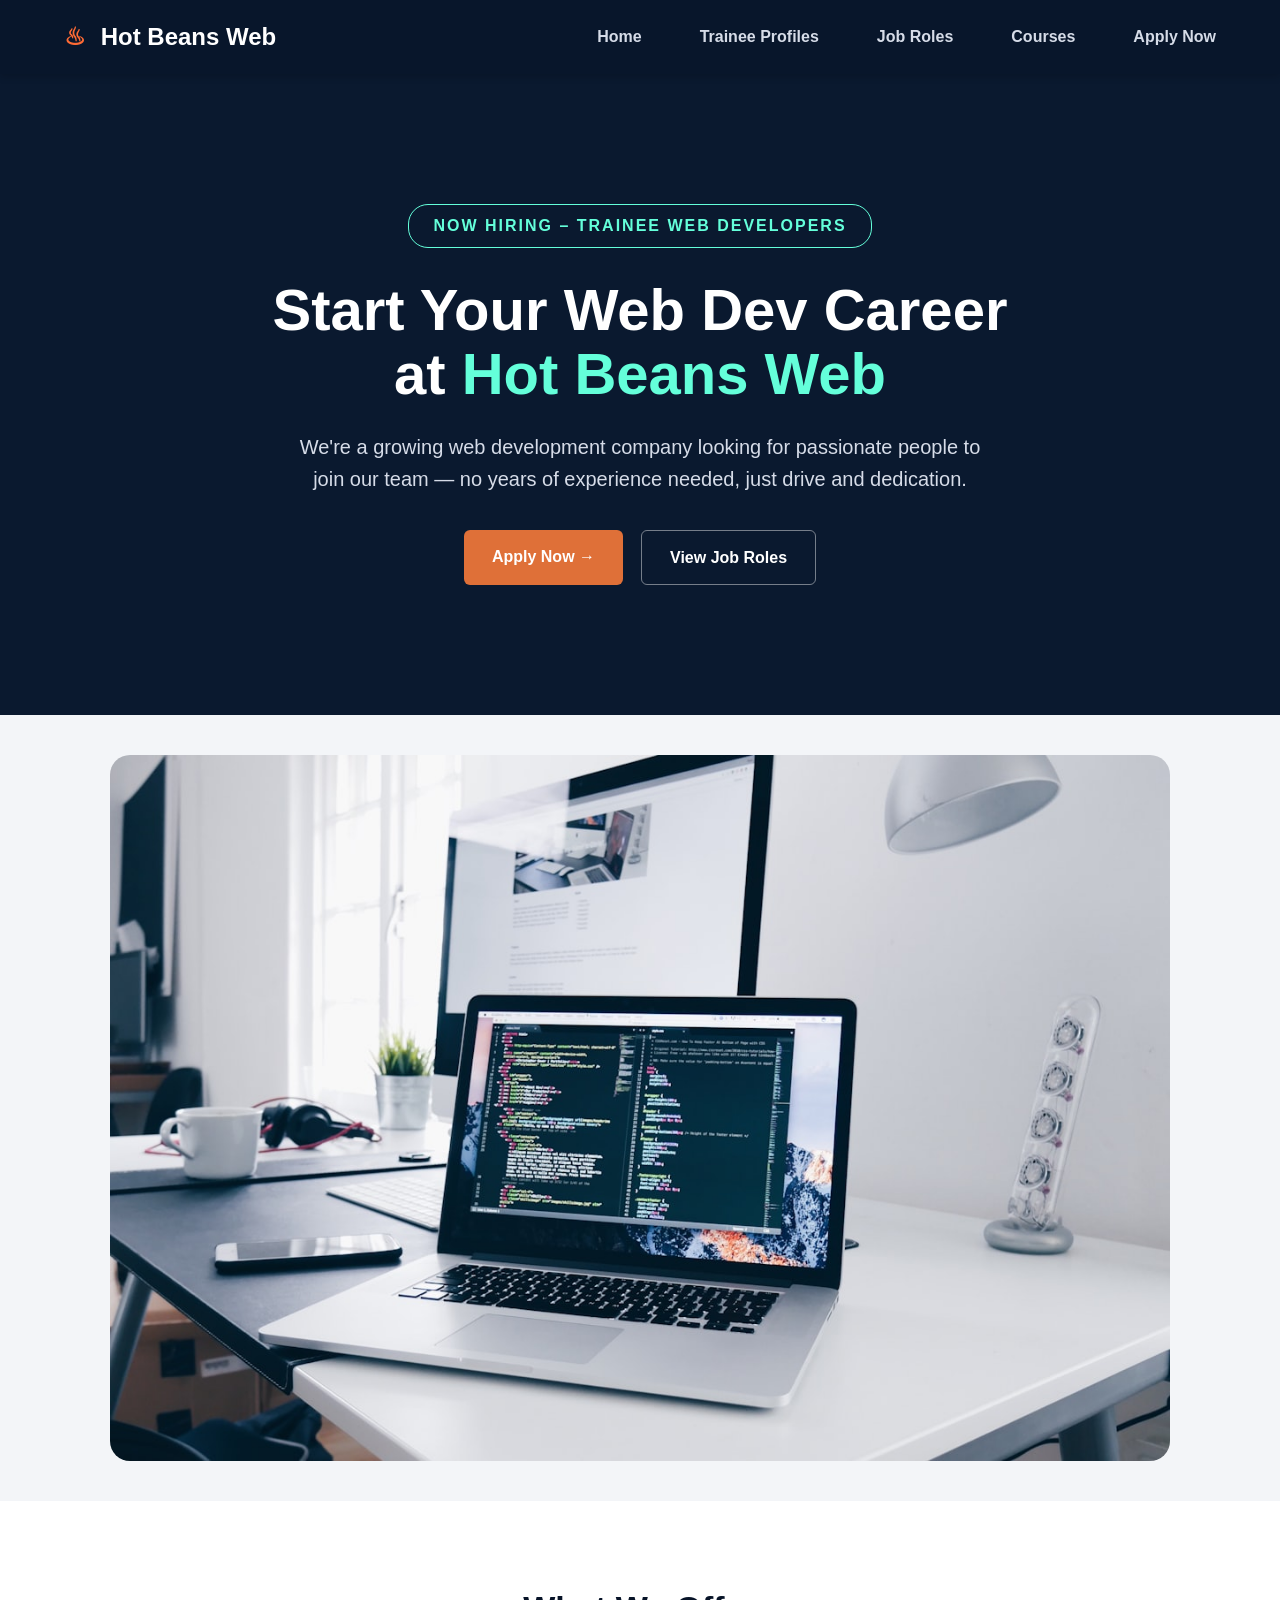
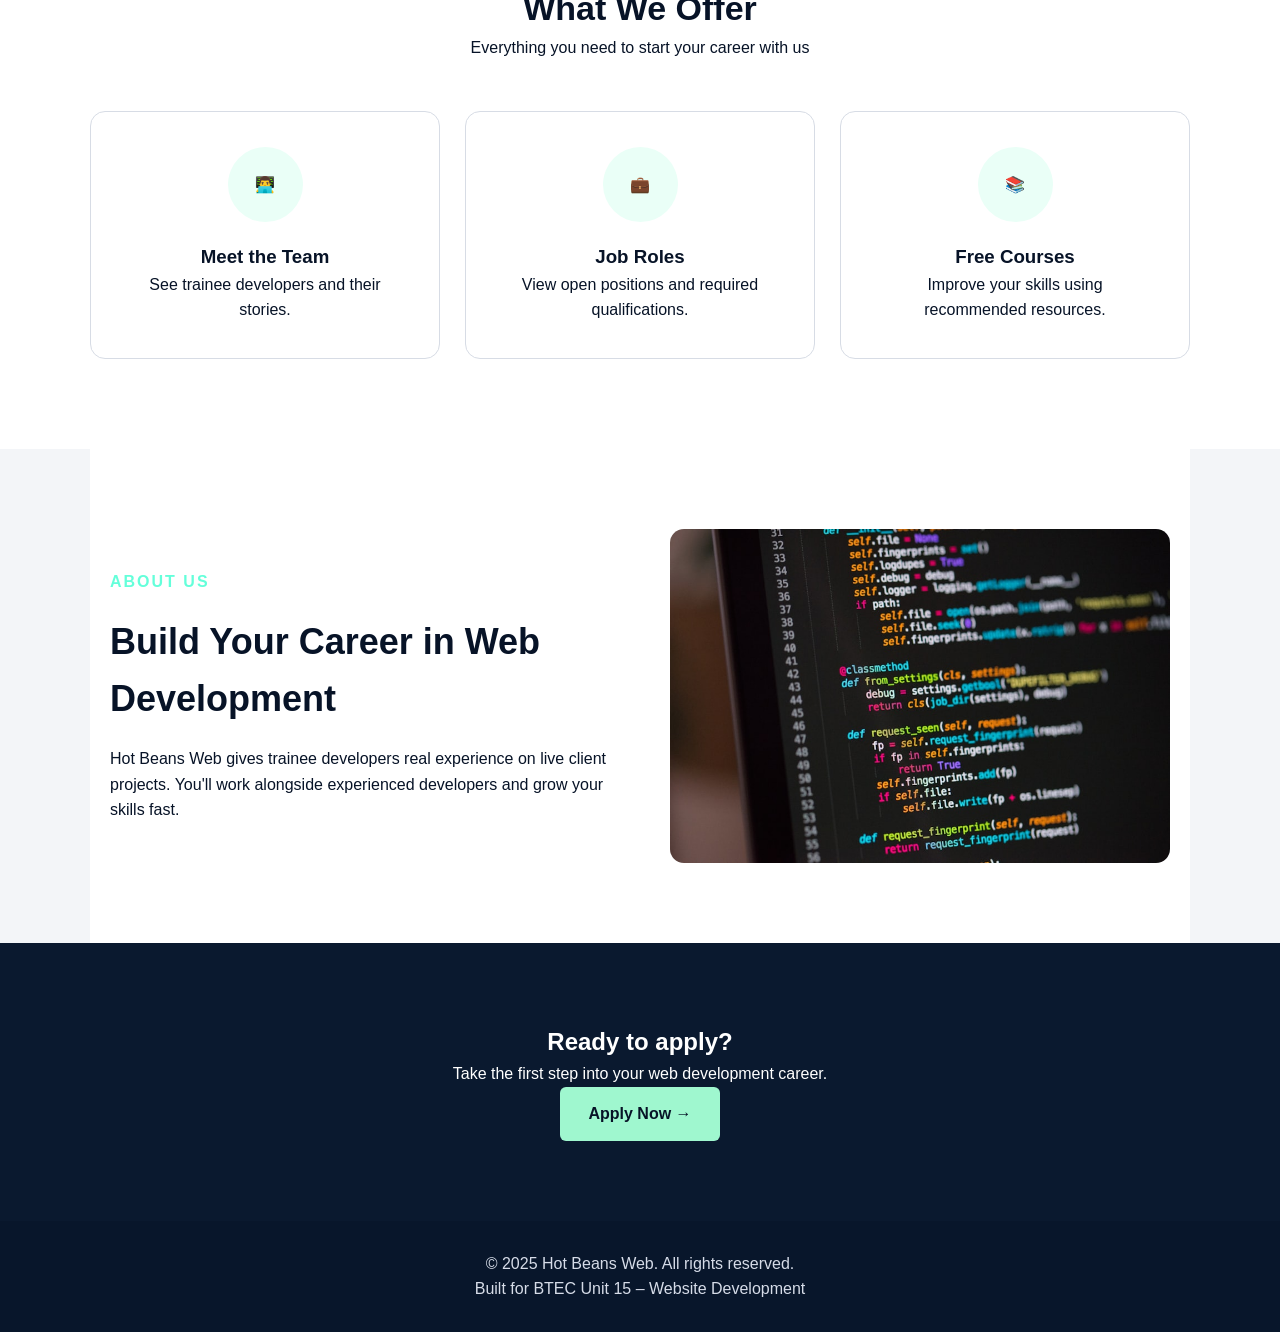
<file: index.html>
<!DOCTYPE html>
<html lang="en">
<head>
    <!-- This part sets up the page so the browser knows how to read it -->
    <meta charset="UTF-8">
    <meta name="viewport" content="width=device-width, initial-scale=1.0">
    <title>Home | Hot Beans Web</title>
    <meta name="description" content="Hot Beans Web careers website for trainee web developers.">
    <link rel="stylesheet" href="style.css">
</head>
<body>
<!-- This is the top part of the website with the logo and menu links -->
<header>
    <nav class="navbar">
        <div class="logo"><span class="logo-icon">♨</span> Hot Beans Web</div>
        <button class="menu-btn" id="menuBtn">☰</button>
        <ul class="nav-links" id="navLinks">
            <li><a href="index.html">Home</a></li>
            <li><a href="profiles.html">Trainee Profiles</a></li>
            <li><a href="jobs.html">Job Roles</a></li>
            <li><a href="courses.html">Courses</a></li>
            <li><a href="apply.html">Apply Now</a></li>
        </ul>
    </nav>
</header>
<main>
<!-- This is the first section people see on the home page -->
<section class="hero">
    <p class="badge">NOW HIRING – TRAINEE WEB DEVELOPERS</p>
    <h1>Start Your Web Dev Career<br>at <span>Hot Beans Web</span></h1>
    <p class="hero-text">We're a growing web development company looking for passionate people to join our team — no years of experience needed, just drive and dedication.</p>
    <div class="hero-buttons">
        <a href="apply.html" class="btn primary">Apply Now →</a>
        <a href="jobs.html" class="btn secondary">View Job Roles</a>
    </div>
</section>

<!-- This image makes the home page look more like a web development company -->
<section class="image-section">
    <img src="assets/developers-working.jpg" alt="Developers working on computers">
</section>

<!-- This section shows the main pages people can visit from the home page -->
<section class="quick-links">
    <h2>What We Offer</h2>
    <p>Everything you need to start your career with us</p>
    <div class="cards">
        <a class="card link-card" href="profiles.html"><div class="icon">👨‍💻</div><h3>Meet the Team</h3><p>See trainee developers and their stories.</p></a>
        <a class="card link-card" href="jobs.html"><div class="icon">💼</div><h3>Job Roles</h3><p>View open positions and required qualifications.</p></a>
        <a class="card link-card" href="courses.html"><div class="icon">📚</div><h3>Free Courses</h3><p>Improve your skills using recommended resources.</p></a>
    </div>
</section>

<!-- This part explains a bit about Hot Beans Web and what trainees will do -->
<section class="split-section">
    <div class="text-box">
        <p class="small-title">ABOUT US</p>
        <h2>Build Your Career in Web Development</h2>
        <p>Hot Beans Web gives trainee developers real experience on live client projects. You'll work alongside experienced developers and grow your skills fast.</p>
    </div>
    <img src="assets/code-screen.jpg" alt="Code on a computer screen">
</section>

<!-- This last home page section tells people to go and apply -->
<section class="apply-cta">
    <h2>Ready to apply?</h2>
    <p>Take the first step into your web development career.</p>
    <a href="apply.html" class="btn mint">Apply Now →</a>
</section>
</main>
<!-- This is the bottom part of the page with copyright and course info -->
<footer>
    <p>© 2025 Hot Beans Web. All rights reserved.</p>
    <p>Built for BTEC Unit 15 – Website Development</p>
</footer>
<!-- This connects the JavaScript file for the menu button -->
<script src="script.js"></script>
</body>
</html>
</file>
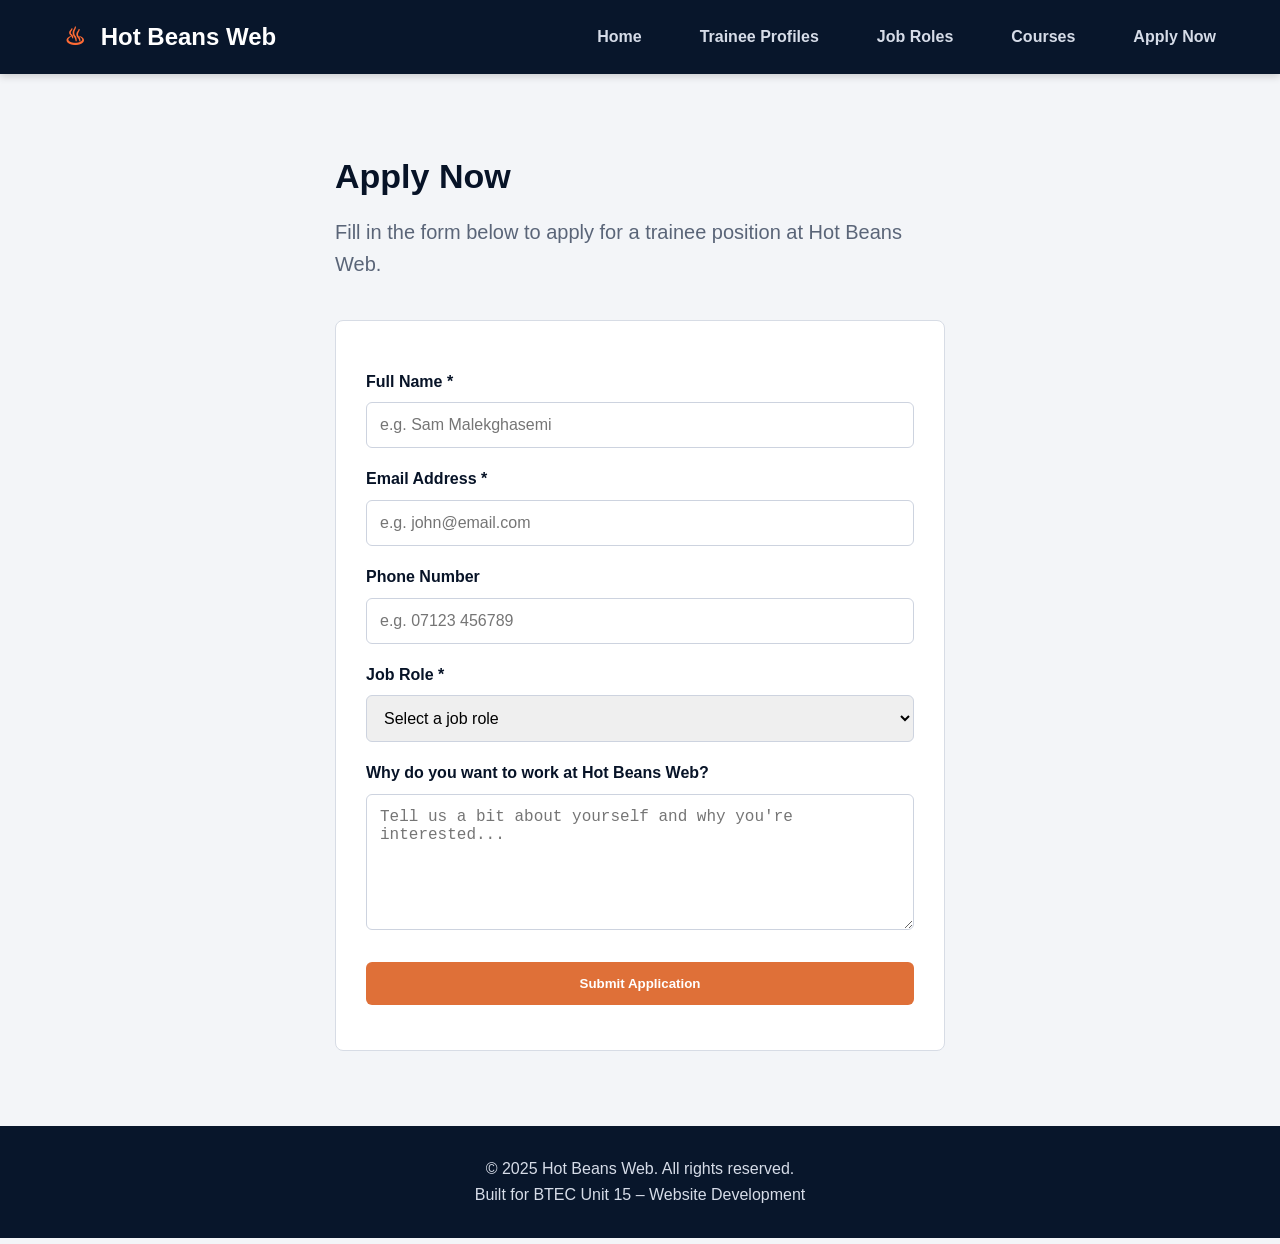
<file: apply.html>
<!DOCTYPE html>
<html lang="en">
<head>
    <!-- This part sets up the page so the browser knows how to read it -->
    <meta charset="UTF-8">
    <meta name="viewport" content="width=device-width, initial-scale=1.0">
    <title>Apply Now | Hot Beans Web</title>
    <meta name="description" content="Hot Beans Web careers website for trainee web developers.">
    <link rel="stylesheet" href="style.css">
</head>
<body>
<!-- This is the top part of the website with the logo and menu links -->
<header>
    <nav class="navbar">
        <div class="logo"><span class="logo-icon">♨</span> Hot Beans Web</div>
        <button class="menu-btn" id="menuBtn">☰</button>
        <ul class="nav-links" id="navLinks">
            <li><a href="index.html">Home</a></li>
            <li><a href="profiles.html">Trainee Profiles</a></li>
            <li><a href="jobs.html">Job Roles</a></li>
            <li><a href="courses.html">Courses</a></li>
            <li><a href="apply.html">Apply Now</a></li>
        </ul>
    </nav>
</header>
<main>
<!-- This section is the apply page where people can fill in the job form -->
<section class="page-section form-section">
    <h1>Apply Now</h1>
    <p class="lead">Fill in the form below to apply for a trainee position at Hot Beans Web.</p>

    <form id="applicationForm" class="application-form">
        <!-- These boxes ask the person for their name, email and phone number -->
        <label for="name">Full Name *</label>
        <input type="text" id="name" placeholder="e.g. Sam Malekghasemi">

        <label for="email">Email Address *</label>
        <input type="email" id="email" placeholder="e.g. john@email.com">

        <label for="phone">Phone Number</label>
        <input type="tel" id="phone" placeholder="e.g. 07123 456789">

        <!-- This lets the person pick which job role they want to apply for -->
        <label for="role">Job Role *</label>
        <select id="role">
            <option value="">Select a job role</option>
            <option value="front-end">Trainee Front-End Developer</option>
            <option value="full-stack">Trainee Full-Stack Developer</option>
            <option value="ux-ui">Trainee UX/UI Developer</option>
        </select>

        <!-- This text box lets the person write why they want the job -->
        <label for="message">Why do you want to work at Hot Beans Web?</label>
        <textarea id="message" rows="6" placeholder="Tell us a bit about yourself and why you're interested..."></textarea>

        <!-- This button sends the form when the person has finished it -->
        <button type="submit" class="btn primary submit-btn">Submit Application</button>
        <p id="formMessage"></p>
    </form>
</section>
</main>
<!-- This is the bottom part of the page with copyright and course info -->
<footer>
    <p>© 2025 Hot Beans Web. All rights reserved.</p>
    <p>Built for BTEC Unit 15 – Website Development</p>
</footer>
<!-- This connects the JavaScript file for the menu and form message -->
<script src="script.js"></script>
</body>
</html>
</file>
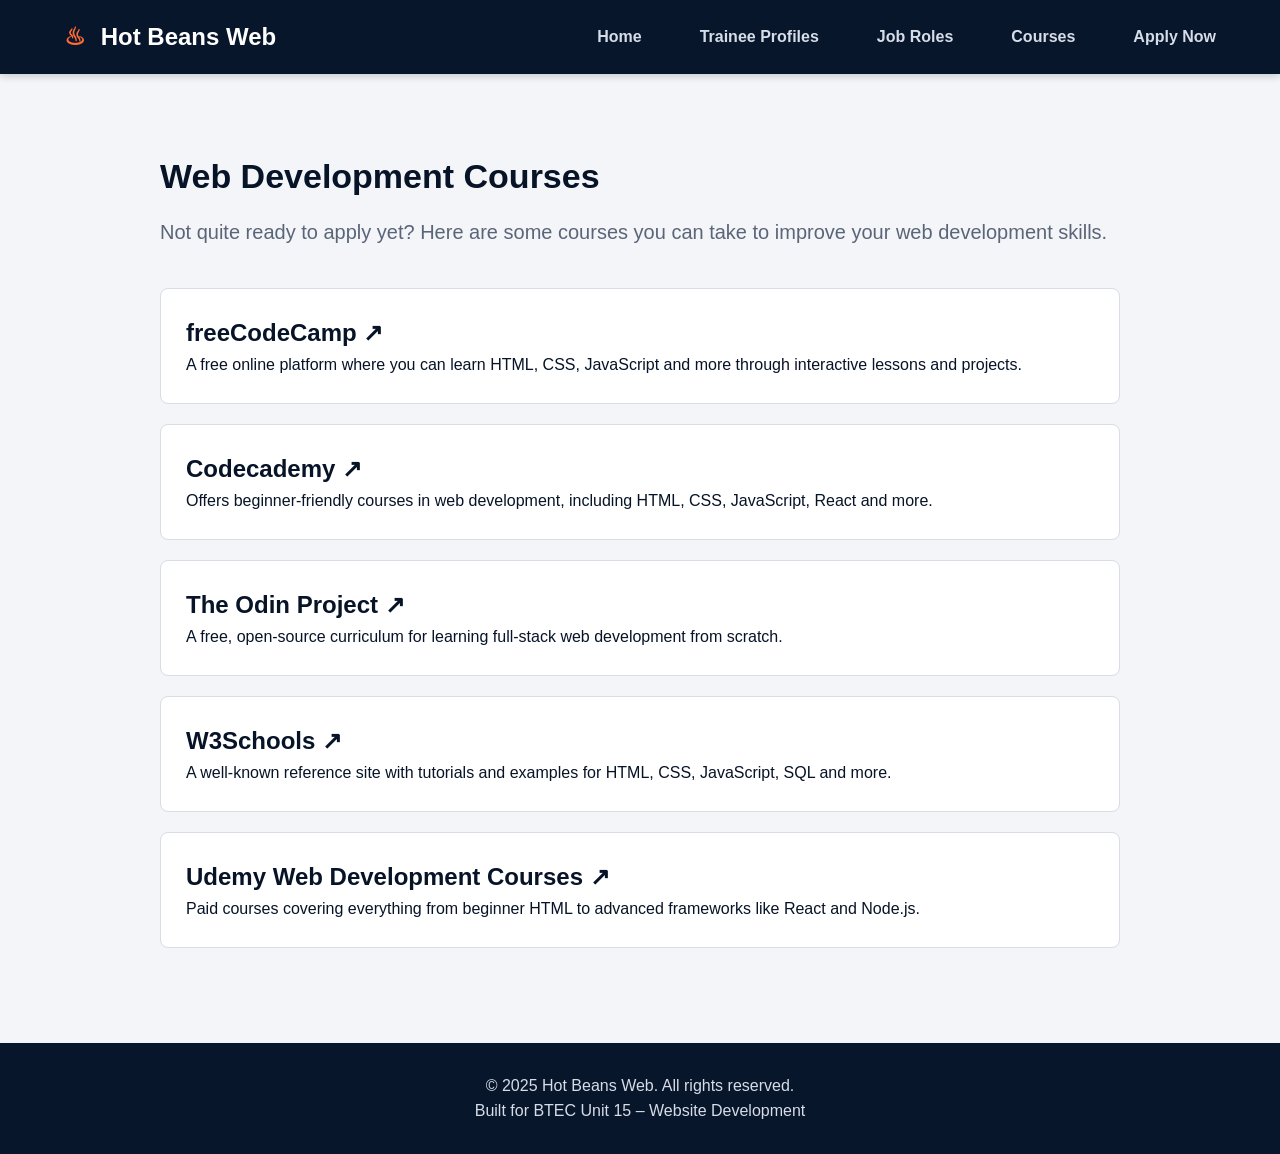
<file: courses.html>
<!doctype html>
<html lang="en">
  <head>
    <!-- This part sets up the page so the browser knows how to read it -->
    <meta charset="UTF-8" />
    <meta name="viewport" content="width=device-width, initial-scale=1.0" />
    <title>Courses | Hot Beans Web</title>
    <meta
      name="description"
      content="Hot Beans Web careers website for trainee web developers."
    />
    <link rel="stylesheet" href="style.css" />
  </head>
  <body>
    <!-- This is the top part of the website with the logo and menu links -->
    <header>
      <nav class="navbar">
        <div class="logo"><span class="logo-icon">♨</span> Hot Beans Web</div>
        <button class="menu-btn" id="menuBtn">☰</button>
        <ul class="nav-links" id="navLinks">
          <li><a href="index.html">Home</a></li>
          <li><a href="profiles.html">Trainee Profiles</a></li>
          <li><a href="jobs.html">Job Roles</a></li>
          <li><a href="courses.html">Courses</a></li>
          <li><a href="apply.html">Apply Now</a></li>
        </ul>
      </nav>
    </header>
    <main>
      <!-- This section shows useful courses for people who want to learn web development -->
      <section class="page-section">
        <h1>Web Development Courses</h1>
        <p class="lead">
          Not quite ready to apply yet? Here are some courses you can take to
          improve your web development skills.
        </p>

        <!-- These links take the user to different websites where they can learn coding -->
        <a
          class="course-link"
          href="https://www.freecodecamp.org/"
          target="_blank"
          ><h2>freeCodeCamp ↗</h2>
          <p>
            A free online platform where you can learn HTML, CSS, JavaScript and
            more through interactive lessons and projects.
          </p></a
        >
        <a
          class="course-link"
          href="https://www.codecademy.com/"
          target="_blank"
          ><h2>Codecademy ↗</h2>
          <p>
            Offers beginner-friendly courses in web development, including HTML,
            CSS, JavaScript, React and more.
          </p></a
        >
        <a
          class="course-link"
          href="https://www.theodinproject.com/"
          target="_blank"
          ><h2>The Odin Project ↗</h2>
          <p>
            A free, open-source curriculum for learning full-stack web
            development from scratch.
          </p></a
        >
        <a class="course-link" href="https://www.w3schools.com/" target="_blank"
          ><h2>W3Schools ↗</h2>
          <p>
            A well-known reference site with tutorials and examples for HTML,
            CSS, JavaScript, SQL and more.
          </p></a
        >
        <a class="course-link" href="https://www.udemy.com/" target="_blank"
          ><h2>Udemy Web Development Courses ↗</h2>
          <p>
            Paid courses covering everything from beginner HTML to advanced
            frameworks like React and Node.js.
          </p></a
        >
      </section>
    </main>
    <!-- This is the bottom part of the page with copyright and course info -->
    <footer>
      <p>© 2025 Hot Beans Web. All rights reserved.</p>
      <p>Built for BTEC Unit 15 – Website Development</p>
    </footer>
    <!-- This connects the JavaScript file for the menu button -->
    <script src="script.js"></script>
  </body>
</html>
</file>
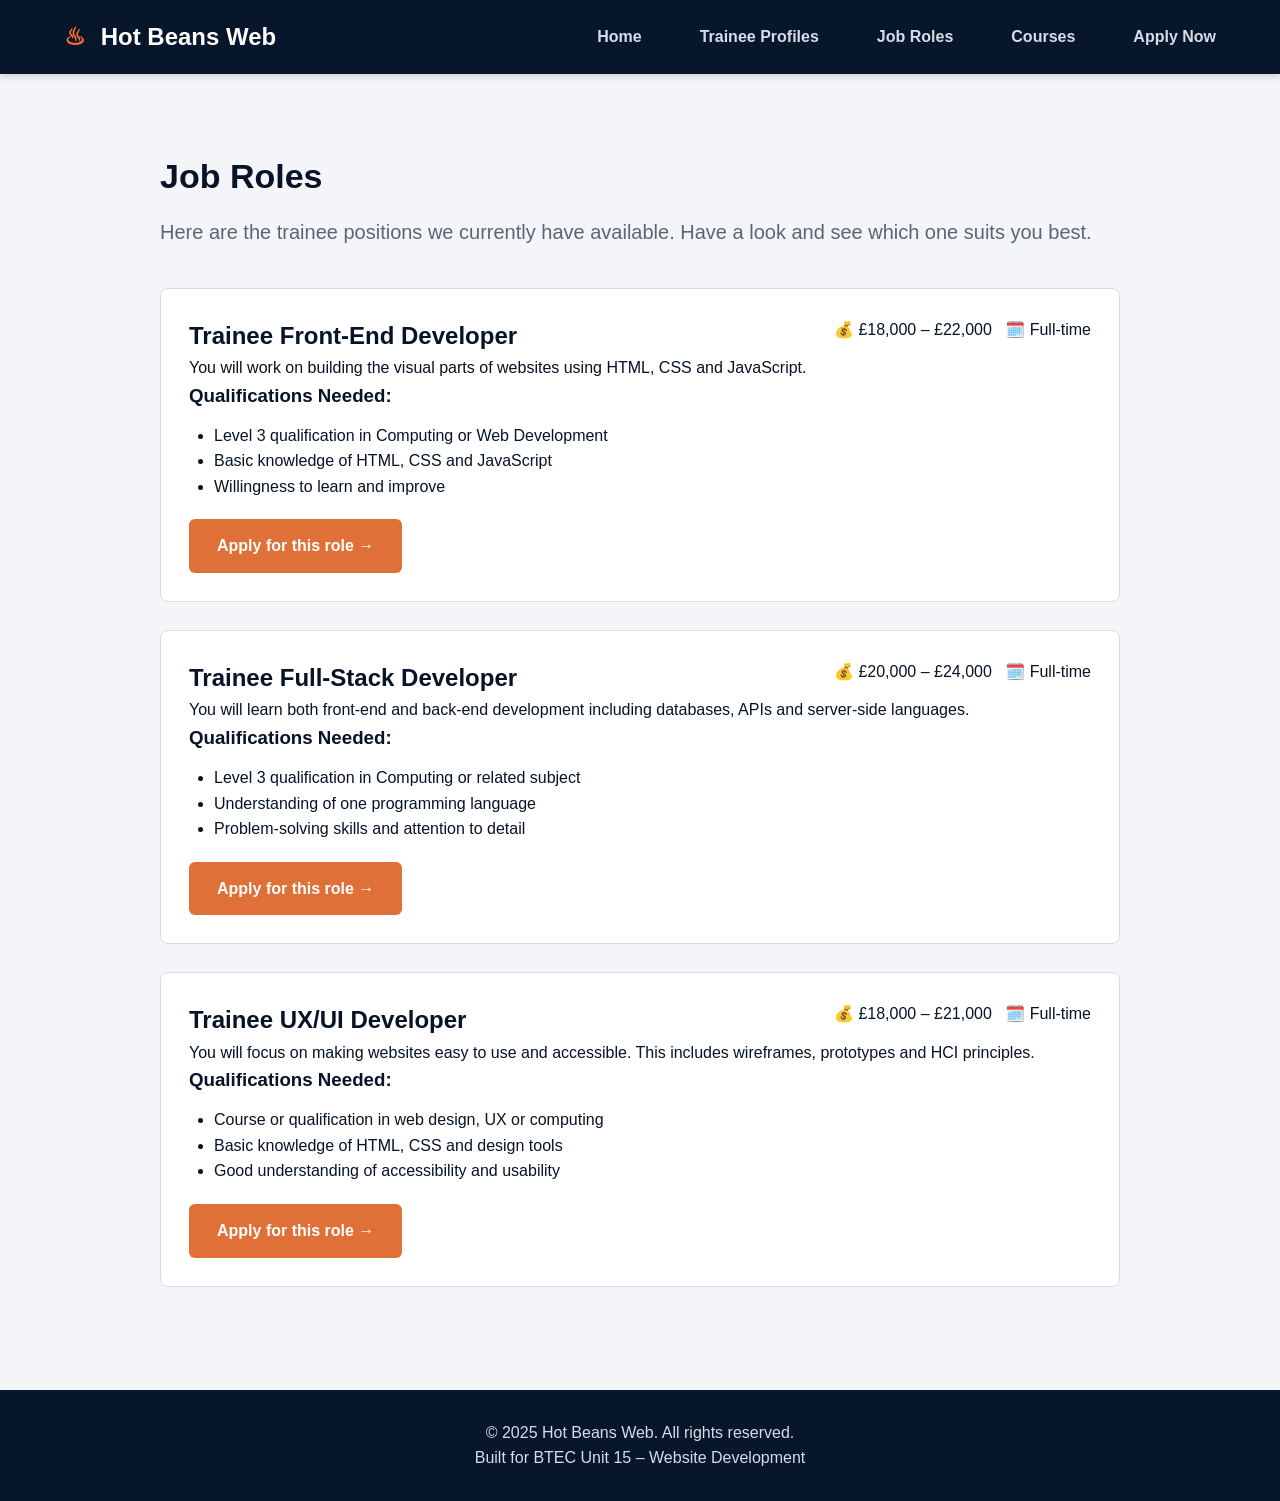
<file: jobs.html>
<!DOCTYPE html>
<html lang="en">
<head>
    <!-- This part sets up the page so the browser knows how to read it -->
    <meta charset="UTF-8">
    <meta name="viewport" content="width=device-width, initial-scale=1.0">
    <title>Job Roles | Hot Beans Web</title>
    <meta name="description" content="Hot Beans Web careers website for trainee web developers.">
    <link rel="stylesheet" href="style.css">
</head>
<body>
<!-- This is the top part of the website with the logo and menu links -->
<header>
    <nav class="navbar">
        <div class="logo"><span class="logo-icon">♨</span> Hot Beans Web</div>
        <button class="menu-btn" id="menuBtn">☰</button>
        <ul class="nav-links" id="navLinks">
            <li><a href="index.html">Home</a></li>
            <li><a href="profiles.html">Trainee Profiles</a></li>
            <li><a href="jobs.html">Job Roles</a></li>
            <li><a href="courses.html">Courses</a></li>
            <li><a href="apply.html">Apply Now</a></li>
        </ul>
    </nav>
</header>
<main>
<!-- This section shows the trainee jobs that people can apply for -->
<section class="page-section">
    <h1>Job Roles</h1>
    <p class="lead">Here are the trainee positions we currently have available. Have a look and see which one suits you best.</p>

    <!-- This card shows the front-end developer job, pay, skills needed and apply button -->
    <article class="job-card">
        <div class="job-top"><h2>Trainee Front-End Developer</h2><p>💰 £18,000 – £22,000 &nbsp; 🗓️ Full-time</p></div>
        <p>You will work on building the visual parts of websites using HTML, CSS and JavaScript.</p>
        <h3>Qualifications Needed:</h3>
        <ul>
            <li>Level 3 qualification in Computing or Web Development</li>
            <li>Basic knowledge of HTML, CSS and JavaScript</li>
            <li>Willingness to learn and improve</li>
        </ul>
        <a href="apply.html" class="btn primary">Apply for this role →</a>
    </article>

    <!-- This card shows the full-stack developer job, pay, skills needed and apply button -->
    <article class="job-card">
        <div class="job-top"><h2>Trainee Full-Stack Developer</h2><p>💰 £20,000 – £24,000 &nbsp; 🗓️ Full-time</p></div>
        <p>You will learn both front-end and back-end development including databases, APIs and server-side languages.</p>
        <h3>Qualifications Needed:</h3>
        <ul>
            <li>Level 3 qualification in Computing or related subject</li>
            <li>Understanding of one programming language</li>
            <li>Problem-solving skills and attention to detail</li>
        </ul>
        <a href="apply.html" class="btn primary">Apply for this role →</a>
    </article>

    <!-- This card shows the UX and UI developer job, pay, skills needed and apply button -->
    <article class="job-card">
        <div class="job-top"><h2>Trainee UX/UI Developer</h2><p>💰 £18,000 – £21,000 &nbsp; 🗓️ Full-time</p></div>
        <p>You will focus on making websites easy to use and accessible. This includes wireframes, prototypes and HCI principles.</p>
        <h3>Qualifications Needed:</h3>
        <ul>
            <li>Course or qualification in web design, UX or computing</li>
            <li>Basic knowledge of HTML, CSS and design tools</li>
            <li>Good understanding of accessibility and usability</li>
        </ul>
        <a href="apply.html" class="btn primary">Apply for this role →</a>
    </article>
</section>
</main>
<!-- This is the bottom part of the page with copyright and course info -->
<footer>
    <p>© 2025 Hot Beans Web. All rights reserved.</p>
    <p>Built for BTEC Unit 15 – Website Development</p>
</footer>
<!-- This connects the JavaScript file for the menu button -->
<script src="script.js"></script>
</body>
</html>
</file>
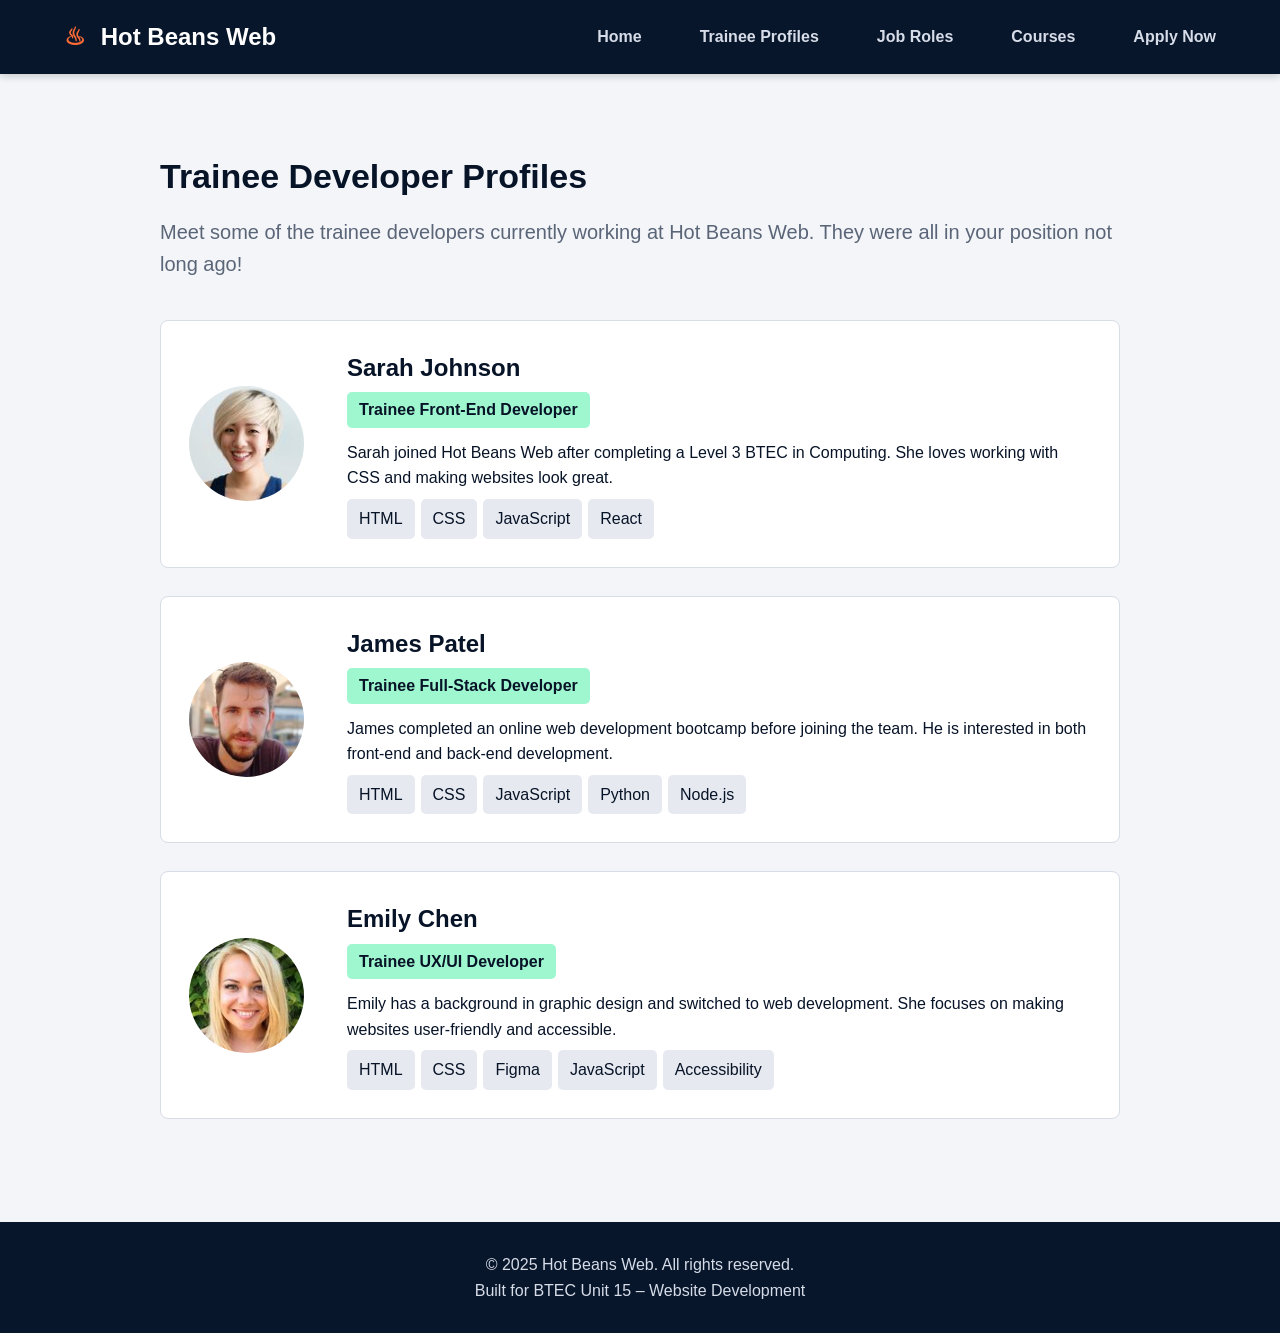
<file: profiles.html>
<!DOCTYPE html>
<html lang="en">
<head>
    <!-- This part sets up the page so the browser knows how to read it -->
    <meta charset="UTF-8">
    <meta name="viewport" content="width=device-width, initial-scale=1.0">
    <title>Trainee Profiles | Hot Beans Web</title>
    <meta name="description" content="Hot Beans Web careers website for trainee web developers.">
    <link rel="stylesheet" href="style.css">
</head>
<body>
<!-- This is the top part of the website with the logo and menu links -->
<header>
    <nav class="navbar">
        <div class="logo"><span class="logo-icon">♨</span> Hot Beans Web</div>
        <button class="menu-btn" id="menuBtn">☰</button>
        <ul class="nav-links" id="navLinks">
            <li><a href="index.html">Home</a></li>
            <li><a href="profiles.html">Trainee Profiles</a></li>
            <li><a href="jobs.html">Job Roles</a></li>
            <li><a href="courses.html">Courses</a></li>
            <li><a href="apply.html">Apply Now</a></li>
        </ul>
    </nav>
</header>
<main>
<!-- This section shows trainee developers who already work at Hot Beans Web -->
<section class="page-section">
    <h1>Trainee Developer Profiles</h1>
    <p class="lead">Meet some of the trainee developers currently working at Hot Beans Web. They were all in your position not long ago!</p>

    <!-- This profile shows Sarah and what skills she is learning -->
    <article class="profile-row">
        <img src="assets/sarah-johnson.jpg" alt="Sarah Johnson profile photo">
        <div>
            <h2>Sarah Johnson</h2>
            <span class="tag-main">Trainee Front-End Developer</span>
            <p>Sarah joined Hot Beans Web after completing a Level 3 BTEC in Computing. She loves working with CSS and making websites look great.</p>
            <div class="tags"><span>HTML</span><span>CSS</span><span>JavaScript</span><span>React</span></div>
        </div>
    </article>

    <!-- This profile shows James and what skills he is learning -->
    <article class="profile-row">
        <img src="assets/james-patel.jpg" alt="James Patel profile photo">
        <div>
            <h2>James Patel</h2>
            <span class="tag-main">Trainee Full-Stack Developer</span>
            <p>James completed an online web development bootcamp before joining the team. He is interested in both front-end and back-end development.</p>
            <div class="tags"><span>HTML</span><span>CSS</span><span>JavaScript</span><span>Python</span><span>Node.js</span></div>
        </div>
    </article>

    <!-- This profile shows Emily and what skills she is learning -->
    <article class="profile-row">
        <img src="assets/emily-chen.jpg" alt="Emily Chen profile photo">
        <div>
            <h2>Emily Chen</h2>
            <span class="tag-main">Trainee UX/UI Developer</span>
            <p>Emily has a background in graphic design and switched to web development. She focuses on making websites user-friendly and accessible.</p>
            <div class="tags"><span>HTML</span><span>CSS</span><span>Figma</span><span>JavaScript</span><span>Accessibility</span></div>
        </div>
    </article>
</section>
</main>
<!-- This is the bottom part of the page with copyright and course info -->
<footer>
    <p>© 2025 Hot Beans Web. All rights reserved.</p>
    <p>Built for BTEC Unit 15 – Website Development</p>
</footer>
<!-- This connects the JavaScript file for the menu button -->
<script src="script.js"></script>
</body>
</html>
</file>
<file: style.css>
/* Hot Beans Web CSS
   Student comment: This CSS is for the whole website and keeps all pages consistent.
*/

* { margin: 0; padding: 0; box-sizing: border-box; }

body {
    font-family: Arial, Helvetica, sans-serif;
    background: #f3f5f8;
    color: #071327;
    line-height: 1.6;
}

/* Header and navigation */
header {
    background: #08162b;
    position: sticky;
    top: 0;
    z-index: 1000;
    box-shadow: 0 2px 8px #00000030;
}

.navbar {
    max-width: 1200px;
    margin: auto;
    padding: 18px 24px;
    display: flex;
    justify-content: space-between;
    align-items: center;
}

.logo { color: white; font-size: 24px; font-weight: bold; }
.logo-icon { color: #FF6B35; margin-right: 8px; }

.nav-links { list-style: none; display: flex; gap: 58px; }
.nav-links a { color: #d6dce8; text-decoration: none; font-weight: bold; }
.nav-links a:hover { color: #64FFDA; text-decoration: underline; }

.menu-btn {
    display: none;
    background: none;
    border: none;
    color: white;
    font-size: 28px;
}

/* Home page hero */
.hero {
    background: #0A192F;
    color: white;
    text-align: center;
    padding: 130px 20px;
}

.badge {
    display: inline-block;
    border: 1px solid #64FFDA;
    color: #64FFDA;
    border-radius: 20px;
    padding: 8px 24px;
    font-weight: bold;
    letter-spacing: 2px;
    margin-bottom: 30px;
}

.hero h1 { font-size: 58px; line-height: 1.1; margin-bottom: 25px; }
.hero h1 span { color: #64FFDA; }
.hero-text { max-width: 700px; margin: 0 auto 35px; color: #d6dce8; font-size: 20px; }

.hero-buttons { display: flex; justify-content: center; gap: 18px; }

.btn {
    display: inline-block;
    border: none;
    border-radius: 6px;
    padding: 14px 28px;
    text-decoration: none;
    font-weight: bold;
    cursor: pointer;
}

.primary { background: #df7038; color: white; }
.primary:hover { background: #c85d2c; }
.secondary { border: 1px solid #ffffff70; color: white; }
.secondary:hover { border-color: #64FFDA; color: #64FFDA; }
.mint { background: #9ff7cf; color: #071327; }

/* Home sections */
.image-section { max-width: 1100px; margin: auto; padding: 40px 20px; }
.image-section img { width: 100%; border-radius: 20px; display: block; }

.quick-links { background: white; text-align: center; padding: 80px 20px 90px; }
.quick-links h2 { font-size: 34px; }

.cards {
    max-width: 1100px;
    margin: 50px auto 0;
    display: grid;
    grid-template-columns: repeat(3, 1fr);
    gap: 25px;
}

.card {
    background: white;
    border: 1px solid #d7dce5;
    border-radius: 15px;
    padding: 35px;
    color: #071327;
    text-decoration: none;
}

.card:hover { transform: translateY(-3px); }

.icon {
    background: #eafff7;
    width: 75px;
    height: 75px;
    margin: 0 auto 20px;
    border-radius: 50%;
    display: flex;
    align-items: center;
    justify-content: center;
}

.split-section {
    background: white;
    max-width: 1100px;
    margin: 0 auto;
    padding: 80px 20px;
    display: grid;
    grid-template-columns: 1fr 1fr;
    gap: 60px;
    align-items: center;
}

.split-section img { width: 100%; border-radius: 14px; }
.small-title { color: #64FFDA; font-weight: bold; letter-spacing: 2px; }
.text-box h2 { font-size: 36px; margin: 18px 0; }

.apply-cta {
    background: #0A192F;
    color: white;
    text-align: center;
    padding: 80px 20px;
}

/* Normal content pages */
.page-section {
    max-width: 1000px;
    margin: auto;
    padding: 75px 20px;
}

.page-section h1 {
    font-size: 34px;
    margin-bottom: 12px;
}

.lead {
    color: #5a6578;
    font-size: 20px;
    margin-bottom: 40px;
}

/* Trainee profiles */
.profile-row {
    background: white;
    border: 1px solid #d7dce5;
    border-radius: 8px;
    padding: 28px;
    margin-bottom: 28px;
    display: grid;
    grid-template-columns: 130px 1fr;
    gap: 28px;
    align-items: center;
}

.profile-row img {
    width: 115px;
    height: 115px;
    border-radius: 50%;
    object-fit: cover;
}

.tag-main {
    display: inline-block;
    background: #9ff7cf;
    padding: 5px 12px;
    border-radius: 5px;
    font-weight: bold;
    margin: 5px 0 12px;
}

.tags span {
    display: inline-block;
    background: #e6e9ef;
    margin: 8px 6px 0 0;
    padding: 7px 12px;
    border-radius: 5px;
}

/* Job roles */
.job-card {
    background: white;
    border: 1px solid #d7dce5;
    border-radius: 8px;
    padding: 28px;
    margin-bottom: 28px;
}

.job-top {
    display: flex;
    justify-content: space-between;
    gap: 20px;
}

.job-card ul {
    margin: 12px 0 20px 25px;
}

/* Courses */
.course-link {
    display: block;
    background: white;
    color: #071327;
    border: 1px solid #d7dce5;
    border-radius: 8px;
    padding: 25px;
    margin-bottom: 20px;
    text-decoration: none;
}

.course-link:hover {
    border-color: #64FFDA;
}

/* Apply form */
.form-section { max-width: 650px; }

.application-form {
    background: white;
    padding: 30px;
    border-radius: 8px;
    border: 1px solid #d7dce5;
}

.application-form label {
    display: block;
    font-weight: bold;
    margin-top: 18px;
}

.application-form input,
.application-form select,
.application-form textarea {
    width: 100%;
    margin-top: 8px;
    padding: 13px;
    border: 1px solid #cdd3df;
    border-radius: 6px;
    font-size: 16px;
}

.submit-btn {
    width: 100%;
    margin-top: 25px;
}

#formMessage {
    font-weight: bold;
    margin-top: 15px;
}

/* Footer */
footer {
    background: #08162b;
    color: #d6dce8;
    text-align: center;
    padding: 30px 20px;
}

/* Mobile responsiveness */
@media (max-width: 768px) {
    .menu-btn { display: block; }

    .nav-links {
        display: none;
        position: absolute;
        top: 70px;
        right: 20px;
        flex-direction: column;
        background: #08162b;
        padding: 20px;
        border-radius: 8px;
    }

    .nav-links.show { display: flex; }

    .hero h1 { font-size: 38px; }
    .hero-buttons { flex-direction: column; align-items: center; }
    .cards, .split-section { grid-template-columns: 1fr; }
    .profile-row { grid-template-columns: 1fr; text-align: center; }
    .profile-row img { margin: auto; }
    .job-top { flex-direction: column; }
}
</file>
